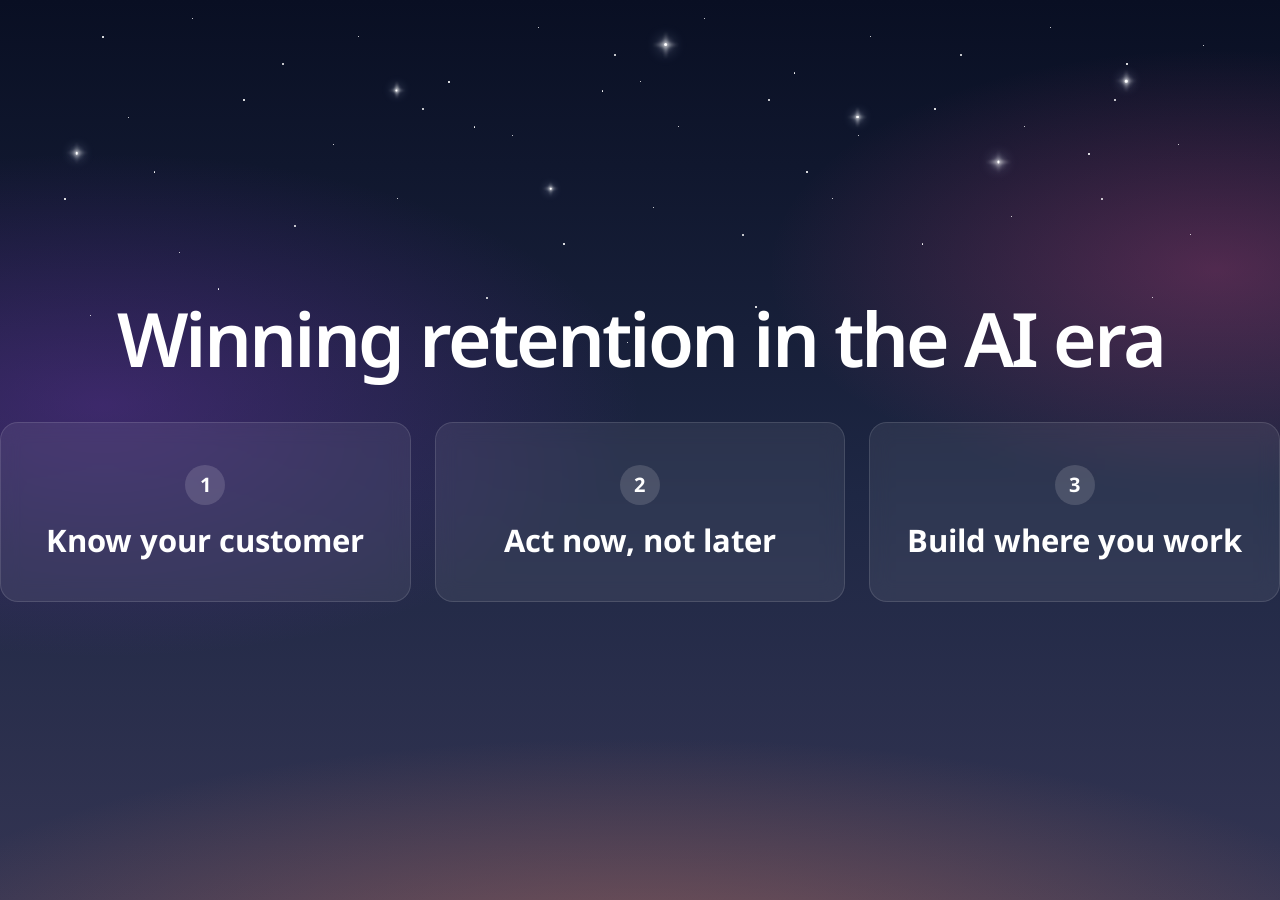
<file: index.html>
<!doctype html>
<html lang="en">
  <head>
    <meta charset="UTF-8" />
    <meta name="viewport" content="width=device-width, initial-scale=1.0" />
    <title>Gainsight x Elle AI | Pulse 2026 demo</title>
    <script type="module" crossorigin src="./assets/index-MCtvWE6y.js"></script>
    <link rel="stylesheet" crossorigin href="./assets/index-Bj9kBa35.css">
  </head>
  <body>
    <div id="root"></div>
  </body>
</html>
</file>
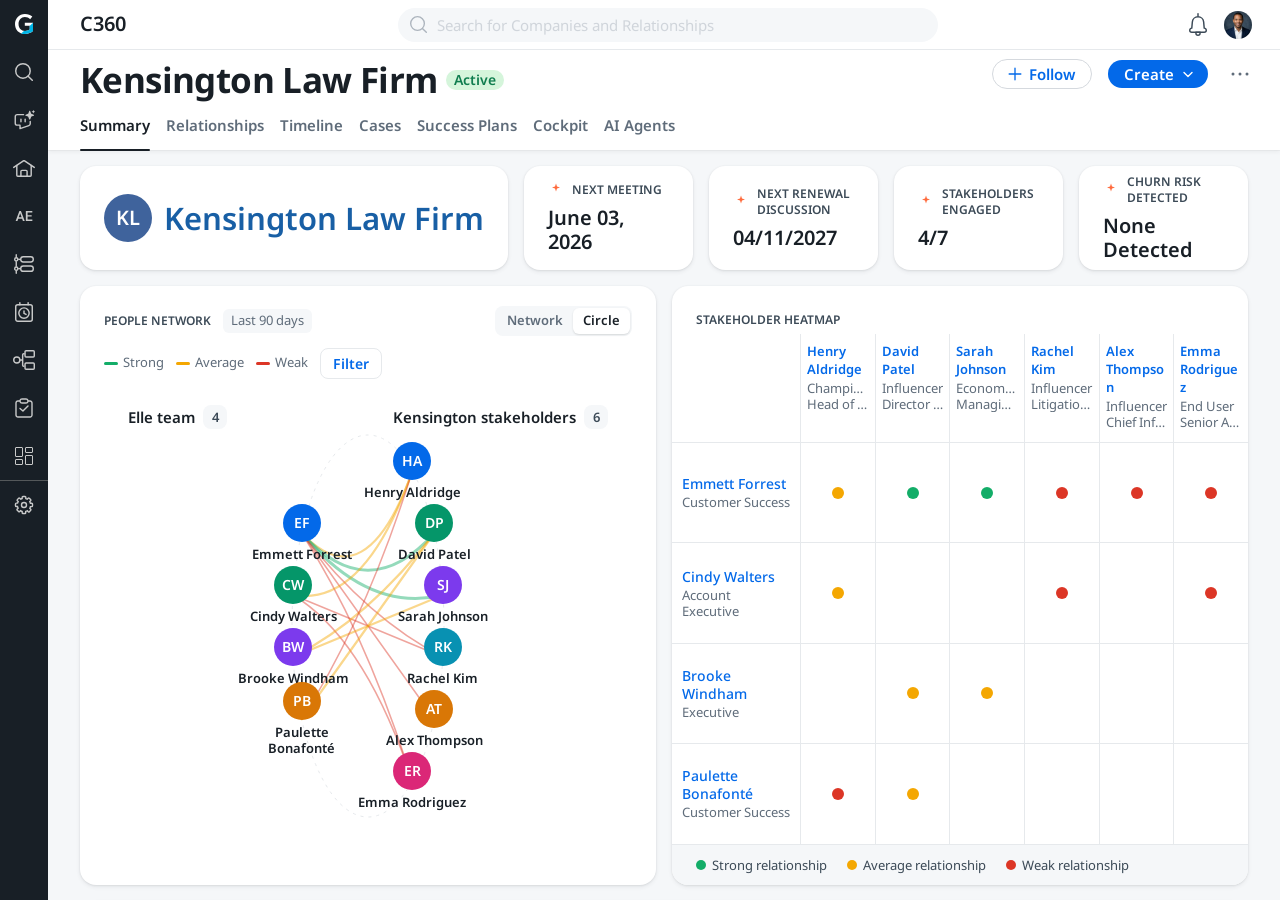
<file: a/c360/index.html>
<!doctype html>
<html lang="en">
  <head>
    <meta charset="UTF-8" />
    <link rel="icon" type="image/svg+xml" href="./favicon.svg" />
    <meta name="viewport" content="width=device-width, initial-scale=1.0" />
    <title>pulse-code</title>
  <script src="./bridge.js"></script>
  <script type="module" crossorigin src="./assets/index-BYoRGvhf.js"></script>
  <link rel="stylesheet" crossorigin href="./assets/index-DerW0pxE.css">
</head>
  <body>
    <div id="root"></div>
  </body>
</html>
</file>
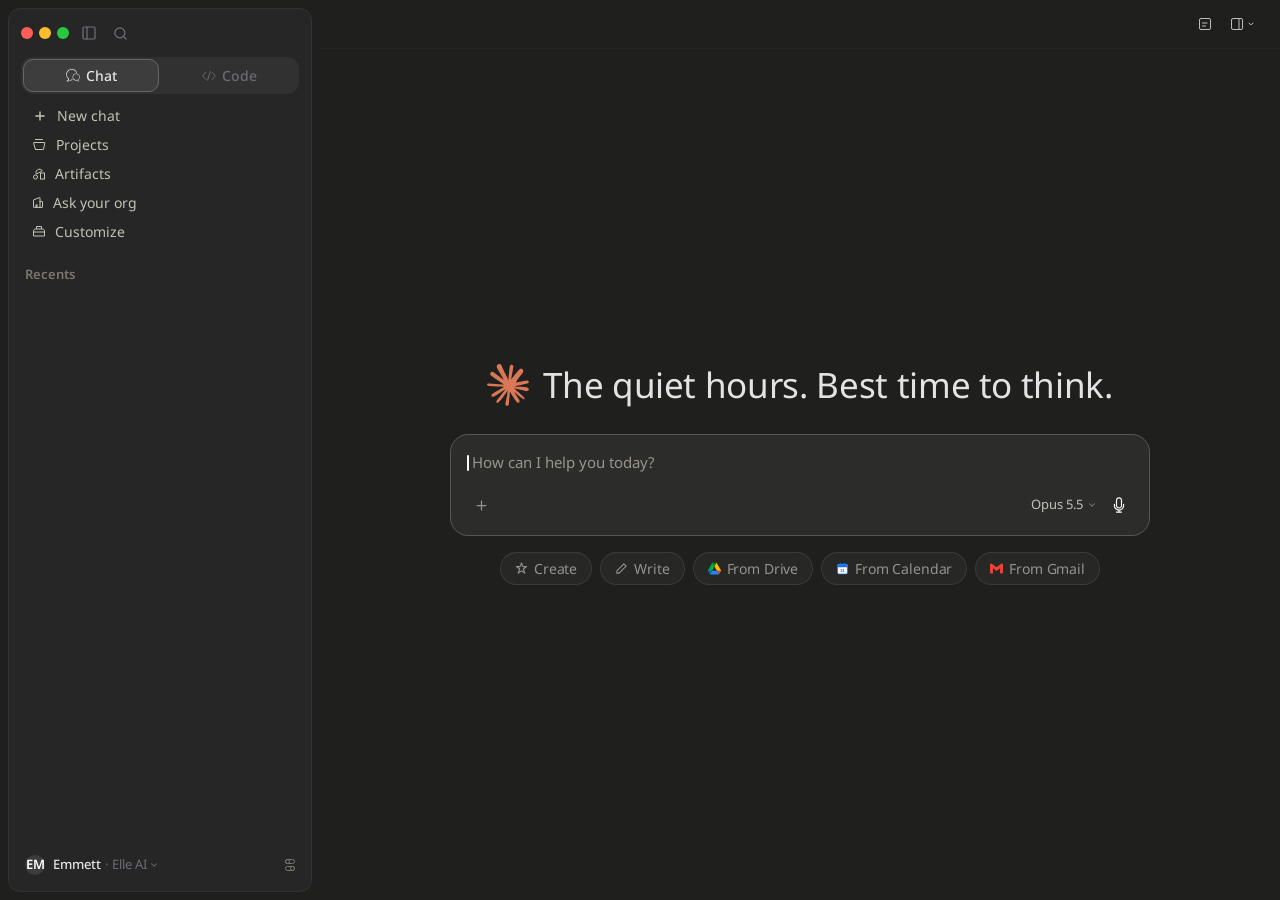
<file: a/mcp-chat/index.html>
<!doctype html>
<html lang="en" class="dark">
  <head>
    <meta charset="UTF-8" />
    <meta name="viewport" content="width=device-width, initial-scale=1.0" />
    <title>Gainsight × Claude</title>
  <script src="./bridge.js"></script>
  <script type="module" crossorigin src="./assets/index-b99c9531.js"></script>
  <link rel="stylesheet" href="./assets/index-040701c3.css">
</head>
  <body>
    <div id="root"></div>
    
  </body>
</html>
</file>
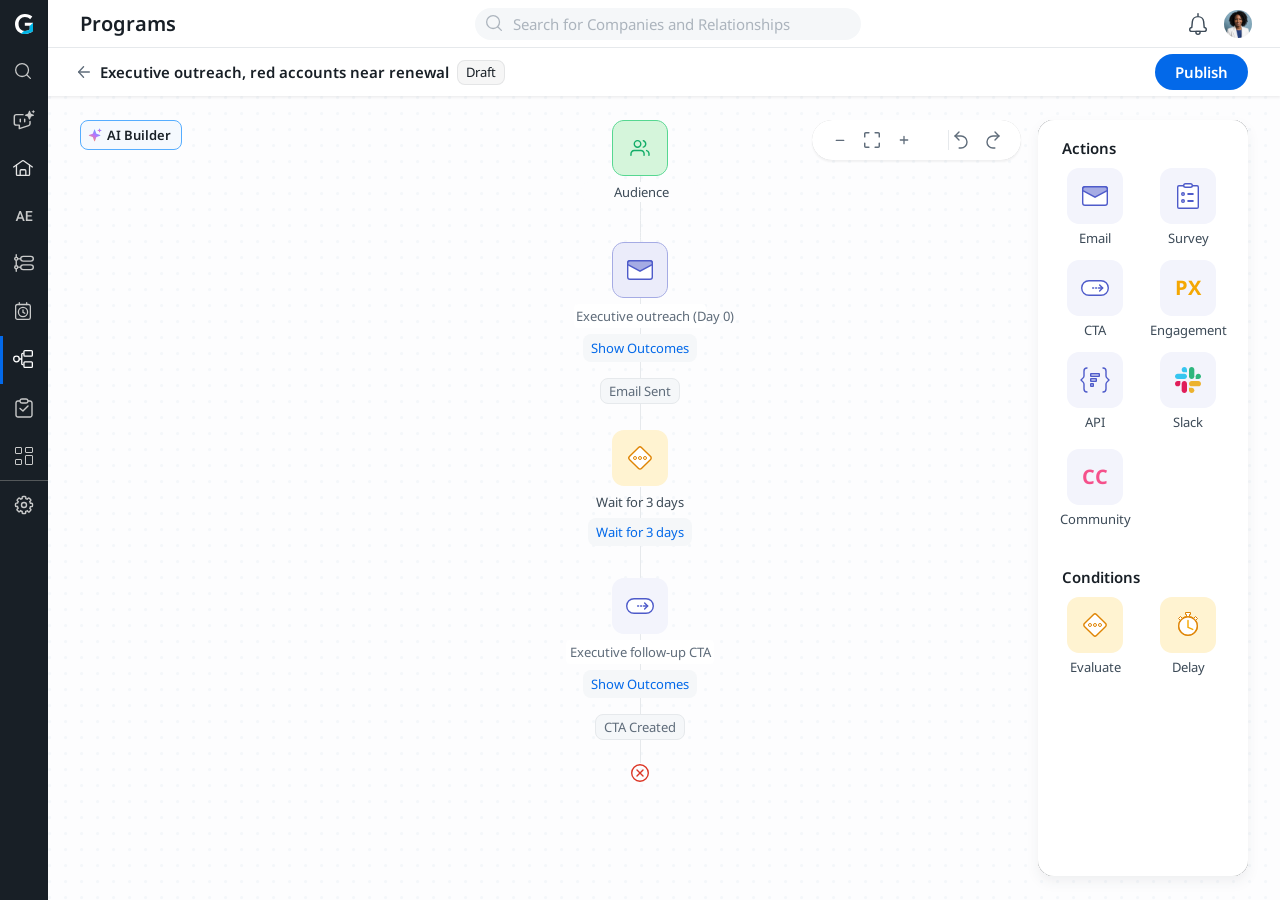
<file: a/cli/jo.html>
<!DOCTYPE html>
<html lang="en">
<head>
<meta charset="UTF-8">
<meta name="viewport" content="width=device-width, initial-scale=1.0">
<title>Journey Orchestrator: Executive outreach</title>
<link rel="stylesheet" href="./noto-sans.css">
<style>
/* Built from the Pulse-2026 Figma frame "CLI JO Output". Real pixel sizes, no scaling: the canvas fills the window, the right panel is anchored right. */
*,*::before,*::after{margin:0;padding:0;box-sizing:border-box}
html,body{width:100%;height:100%;overflow:hidden;background:#FDFDFE;font-family:'Noto Sans',sans-serif;font-variant-numeric:tabular-nums;color:#181F26}
button{font:inherit;border:0;background:none;cursor:pointer;color:inherit}
img{display:block;max-width:none}
.abs{position:absolute}
.ic{position:relative;width:24px;height:24px;flex:none}
.ic .in{position:absolute;inset:var(--i,0)}
.ic img{position:absolute;inset:var(--b,0);width:calc(100% - var(--bw,0px));height:calc(100% - var(--bh,0px))}
.ic .full{position:absolute;inset:0;width:100%;height:100%}
.app{position:absolute;inset:0;display:flex}

/* left menu */
.lmenu{width:48px;flex:none;height:100%;background:#181f26;display:flex;flex-direction:column;align-items:center}
.mi{width:48px;height:48px;flex:none;display:flex;align-items:center;justify-content:center;position:relative}
.mi.on{background:transparent}
.mi.on::before{content:'';position:absolute;left:0;top:0;width:3px;height:48px;background:#0369E9}
.mi .grid4{position:relative;width:24px;height:24px}
.mi .grid4 i{position:absolute;border:1.4px solid #C8C9C9;border-radius:1px}
.mdiv{width:48px;height:1px;background:#54585A;flex:none}

.main{flex:1;min-width:0;height:100%;position:relative;display:flex;flex-direction:column}
/* header */
.hdr{height:96px;flex:none;background:#fff;box-shadow:0 0 .5px rgba(52,56,58,.24),0 2px 2px rgba(52,56,58,.06);position:relative;z-index:3}
.hdr-top{height:48px;border-bottom:1px solid #E6E9EC;padding:4px 24px 4px 32px;display:flex;align-items:center;justify-content:space-between;gap:24px}
.hdr-title{flex:1;padding:8px 0;font-size:20px;font-weight:600;line-height:28px}
.search{flex:1;max-width:648px;background:#F5F7F9;border-radius:32px;padding:4px 8px;display:flex;align-items:center;justify-content:center}
.search .si{width:24px;height:24px;display:grid;place-items:center}
.search p{flex:1;font-size:15px;line-height:24px;color:#ACB4BD;padding-left:6px}
.hicons{flex:1;display:flex;justify-content:flex-end;align-items:center;gap:4px}
.hbtn{width:36px;height:36px;border-radius:100px;display:grid;place-items:center}
.hbtn img.av{width:28px;height:28px;border-radius:50%;object-fit:cover}
.sub{height:48px;display:flex;align-items:center;justify-content:space-between;padding:0 32px 0 24px}
.back{display:flex;align-items:center;gap:4px}
.back .t{font-size:15px;font-weight:600;line-height:24px;white-space:nowrap}
.back .row{display:flex;align-items:center;gap:8px}
.lbl{background:#F6F6F6;border:1px solid rgba(24,31,38,.08);border-radius:8px;padding:1px 8px 2px;font-size:13px;line-height:20px;transition:all .4s}
.lbl.live{background:#D5F5DB;border-color:#a8e6bb;color:#0b7a4a;font-weight:600}
.publish{height:36px;padding:6px 20px;border-radius:100px;background:#0369E9;color:#fff;font-size:15px;font-weight:600;line-height:24px;transition:background .3s}
.publish.busy{background:#6aa6f2}
.publish.done{background:#D5F5DB;color:#0b7a4a}

/* canvas */
.canvas{flex:1;min-height:0;position:relative;overflow:hidden}
.dots{inset:0;opacity:.3;background:url(assets/jo/canvas-dots.png) 0 0/16px 16px}
.aib{left:32px;top:24px;background:#F5F9FE;border:1px solid #55adff;border-radius:8px;padding:4px 10px 4px 6px;display:flex;align-items:center;gap:4px;font-size:13px;font-weight:600;line-height:20px}
.aib.pulse{animation:aibp 1.6s ease-in-out 2}
@keyframes aibp{50%{box-shadow:0 0 0 6px rgba(3,105,233,.16)}}
.aib .ai16{position:relative;width:16px;height:16px}
.aib .ai16 img{position:absolute;left:1.33px;top:1.33px;width:13.333px;height:13.333px}
.tb{right:259px;top:24px;width:209px;height:40px;background:#fff;border-radius:24px;box-shadow:0 0 .5px rgba(52,56,58,.24),0 2px 2px rgba(52,56,58,.06)}
.tb .t{position:absolute;top:8px;width:24px;height:24px}
.tb .t img{position:absolute;inset:0;width:24px;height:24px}
.tb .div{position:absolute;left:136px;top:10px;width:1px;height:20px;background:#E6E9EC}

/* right panel */
.rside{right:32px;top:24px;bottom:24px;width:210px}
.rside .bg{left:-12px;top:-6px;width:calc(100% + 24px);height:calc(100% + 24px)}
.stitle{font-size:15px;font-weight:600;line-height:24px}
.slbl{width:100px;margin-left:-50px;text-align:center;font-size:13px;line-height:20px;color:#3C4A57;white-space:nowrap}
.big{width:40px;line-height:40px;text-align:center;font-size:20px;font-weight:700}
.tile{width:56px;height:56px}

/* flow: centered on the canvas, children positioned from its center line */
.flow{left:calc(50% - 24px);top:0;width:0;height:100%}
.vline{width:1px}
.tlabel{font-size:13px;line-height:20px;color:#3C4A57;text-align:center;white-space:nowrap}
.node{position:absolute;display:flex;flex-direction:column;align-items:center;gap:16px;animation:rise .5s ease both}
.node .grp{display:flex;flex-direction:column;align-items:center;gap:6px;width:100%}
.node .nl{background:#fff;border-radius:4px;padding:2px;font-size:13px;line-height:20px;color:#5F6C7A;text-align:center;white-space:nowrap}
.node .so{background:#F5F7F9;border-radius:8px;padding:4px 8px;font-size:13px;line-height:20px;color:#0369E9;white-space:nowrap}
.node .sent{background:#F5F7F9;border:1px solid #E6E9EC;border-radius:8px;padding:2px 8px;font-size:13px;line-height:20px;color:#5F6C7A;white-space:nowrap}
.node .sent.ok{background:#D5F5DB;border-color:#a8e6bb;color:#0b7a4a}
@keyframes rise{from{opacity:0}}

/* toast + AI panel */
.toast{left:50%;top:16px;margin-left:-250px;width:500px;background:#fff;border:1px solid #a8e6bb;border-radius:16px;padding:12px 20px;display:flex;align-items:center;gap:12px;box-shadow:0 8px 28px rgba(24,31,38,.14);opacity:0;pointer-events:none;transition:opacity .4s;z-index:5;font-size:15px;line-height:24px}
.toast.show{opacity:1}
.toast i{width:24px;height:24px;border-radius:50%;background:#13AD68;color:#fff;display:grid;place-items:center;flex:none}
.toast i b{width:16px;height:16px;background:#fff;-webkit-mask:url(assets/jo/tick-16.svg) center/16px no-repeat;mask:url(assets/jo/tick-16.svg) center/16px no-repeat}
.scrim{inset:0;background:rgba(24,31,38,.22);opacity:0;pointer-events:none;transition:opacity .3s;z-index:6}
.scrim.show{opacity:1}
.ai{left:32px;top:60px;width:540px;background:#fff;border-radius:16px;padding:24px 28px;z-index:7;box-shadow:0 0 0 1.5px #8fb8f5,0 0 28px rgba(110,90,230,.28),0 14px 44px rgba(24,31,38,.22);opacity:0;transform:translateY(-10px);pointer-events:none;transition:all .35s cubic-bezier(.2,.8,.2,1)}
.ai.show{opacity:1;transform:none}
.ai h3{font-size:20px;line-height:28px;font-weight:600;display:flex;align-items:center;gap:10px}
.ai h3 i{font-style:normal;font-size:13px;line-height:20px;font-weight:600;background:#E6F0FD;color:#0256c0;border-radius:8px;padding:0 8px}
.ai .sub2{font-size:15px;line-height:24px;color:#5F6C7A;margin:6px 0 16px}
.ai-box{border:1.5px solid #55adff;border-radius:12px;padding:14px 16px;min-height:104px;font-size:15px;line-height:24px;box-shadow:0 0 0 4px rgba(85,173,255,.12)}
.caret{display:inline-block;width:1.5px;height:18px;background:#181F26;vertical-align:-4px;margin-left:1px;animation:blink .9s steps(1) infinite}
@keyframes blink{50%{opacity:0}}
.ai-uses{margin-top:16px;font-size:12px;line-height:16px;font-weight:600;color:#5F6C7A;text-transform:uppercase;letter-spacing:.05em}
.ai-chips{display:flex;flex-wrap:wrap;gap:8px;margin-top:8px}
.ai-chips span{font-size:13px;line-height:20px;border:1px solid #E6E9EC;background:#F5F7F9;border-radius:8px;padding:3px 12px}
.ai-foot{display:flex;justify-content:flex-end;margin-top:16px}
.ai-foot button{height:36px;padding:0 22px;border-radius:100px;background:#0369E9;color:#fff;font-weight:600;font-size:15px}
</style>
</head>
<body>
<div class="app">
  <nav class="lmenu">
    <div class="mi"><span class="ic"><span class="in" style="--i:8.33% 12.5%"><img class="full" src="assets/jo/nav-gainsight.svg" alt=""></span></span></div>
    <div class="mi"><span class="ic"><span class="in" style="--i:16.67%"><img src="assets/jo/nav-search.svg" alt="" style="--b:-4.37% -4.38% -4.38% -4.37%"></span></span></div>
    <div class="mi"><img src="assets/jo/nav-chat.svg" alt="" width="21.03" height="20"></div>
    <div class="mi"><span class="ic"><span class="in" style="--i:16.67% 8.33%"><img src="assets/jo/nav-home.svg" alt="" style="--b:-3% -3.5% -4.37% -3.5%"></span></span></div>
    <div class="mi"><span class="ic"><img class="full" src="assets/jo/nav-ae.svg" alt=""></span></div>
    <div class="mi"><span class="ic"><span class="in" style="--i:12.5% 8.33%"><img src="assets/jo/nav-list.svg" alt="" style="--b:-3.89% 0"></span></span></div>
    <div class="mi"><span class="ic"><span class="in" style="--i:12.5% 16.67%"><img src="assets/jo/nav-clock.svg" alt="" style="--b:-3.89% -4.38% -3.89% -4.37%"></span></span></div>
    <div class="mi on"><span class="ic"><span class="in" style="--i:12.5% 8.33%"><img src="assets/jo/nav-programs.svg" alt="" style="--b:-3.89% -3.5%"></span></span></div>
    <div class="mi"><span class="ic"><img class="full" src="assets/jo/nav-tasks.svg" alt=""></span></div>
    <div class="mi"><span class="grid4"><i style="left:3px;top:3px;width:7px;height:7px"></i><i style="left:3px;top:15px;width:7px;height:6px"></i><i style="left:13px;top:11px;width:8px;height:10px"></i><i style="left:13px;top:3px;width:8px;height:6px"></i></span></div>
    <div class="mdiv"></div>
    <div class="mi"><span class="ic"><img class="full" src="assets/jo/nav-settings.svg" alt=""></span></div>
  </nav>

  <div class="main">
    <header class="hdr">
      <div class="hdr-top">
        <div class="hdr-title">Programs</div>
        <div class="search">
          <span class="si"><span class="ic" style="width:16px;height:16px"><img src="assets/jo/search16.svg" alt="" style="--b:-4.37% -4.38% -4.38% -4.37%"></span></span>
          <p>Search for Companies and Relationships</p>
        </div>
        <div class="hicons">
          <span class="hbtn"><img src="assets/jo/bell-sp.svg" alt="" height="22"></span>
          <span class="hbtn"><img class="av" src="assets/jo/avatar-enid.jpg" alt="" width="28" height="28"></span>
        </div>
      </div>
      <div class="sub">
        <div class="back">
          <span class="ic" style="display:flex;align-items:center;justify-content:center"><span style="position:relative;width:11px;height:10px"><img src="assets/jo/arrow-left.svg" alt="" style="position:absolute;inset:-7% -6.36%;width:calc(100% + 12.7%);height:calc(100% + 14%)"></span></span>
          <div class="row"><span class="t">Executive outreach, red accounts near renewal</span><span class="lbl" id="chip">Draft</span></div>
        </div>
        <button class="publish" id="publish">Publish</button>
      </div>
    </header>

    <div class="canvas">
      <div class="abs dots"></div>
      <button class="abs aib" id="aib"><span class="ai16"><img src="assets/jo/ai-primary.svg" alt=""></span>AI Builder</button>

      <div class="abs tb">
        <span class="t" style="left:16px"><img src="assets/jo/remove.svg" alt=""></span>
        <span class="t" style="left:48px"><span style="position:absolute;inset:20.83%"><img src="assets/jo/fullscreen.svg" alt="" style="position:absolute;inset:-5%;width:110%;height:110%"></span></span>
        <span class="t" style="left:80px"><img src="assets/jo/add.svg" alt=""></span>
        <span class="div"></span>
        <span class="t" style="left:137px"><img src="assets/jo/undo.svg" alt=""></span>
        <span class="t" style="left:169px"><img src="assets/jo/redo.svg" alt=""></span>
      </div>

      <!-- right panel -->
      <div class="abs rside">
        <img class="abs bg" src="assets/jo/sidebar-bg.svg" alt="">
        <div class="abs stitle" style="left:24px;top:16px">Actions</div>
        <img class="abs tile" src="assets/jo/tile-email-side.svg" alt="" style="left:29px;top:48px"><div class="abs slbl" style="left:57px;top:108px">Email</div>
        <img class="abs tile" src="assets/jo/tile-survey.svg" alt="" style="left:122px;top:48px"><div class="abs slbl" style="left:150px;top:108px">Survey</div>
        <img class="abs tile" src="assets/jo/tile-cta.svg" alt="" style="left:29px;top:140px"><div class="abs slbl" style="left:57px;top:200px">CTA</div>
        <img class="abs tile" src="assets/jo/tile-px-bg.svg" alt="" style="left:122px;top:140px"><div class="abs big" style="left:130px;top:148px;color:#F4A702">PX</div><div class="abs slbl" style="left:150px;top:200px">Engagement</div>
        <img class="abs tile" src="assets/jo/tile-api.svg" alt="" style="left:29px;top:232px"><div class="abs slbl" style="left:57px;top:292px">API</div>
        <img class="abs tile" src="assets/jo/tile-bg.svg" alt="" style="left:122px;top:232px">
        <img class="abs" src="assets/jo/slack2.svg" alt="" style="left:137px;top:247px;width:12.2px;height:12.2px"><img class="abs" src="assets/jo/slack3.svg" alt="" style="left:150.7px;top:247px;width:12.2px;height:12.2px"><img class="abs" src="assets/jo/slack1.svg" alt="" style="left:137px;top:260.7px;width:12.2px;height:12.3px"><img class="abs" src="assets/jo/slack4.svg" alt="" style="left:150.7px;top:260.7px;width:12.2px;height:12.3px">
        <div class="abs slbl" style="left:150px;top:292px">Slack</div>
        <img class="abs tile" src="assets/jo/tile-bg.svg" alt="" style="left:29px;top:329px"><div class="abs big" style="left:37px;top:337px;color:#F5508B">CC</div><div class="abs slbl" style="left:57px;top:389px">Community</div>
        <div class="abs stitle" style="left:24px;top:445px">Conditions</div>
        <img class="abs tile" src="assets/jo/tile-evaluate.svg" alt="" style="left:29px;top:477px"><div class="abs slbl" style="left:57px;top:537px">Evaluate</div>
        <img class="abs tile" src="assets/jo/tile-delay.svg" alt="" style="left:122px;top:477px"><div class="abs slbl" style="left:150px;top:537px">Delay</div>
      </div>

      <!-- flow: connectors behind the nodes, everything positioned from the center line -->
      <div class="abs flow">
        <img class="abs vline" src="assets/jo/vec19.svg" alt="" style="left:-0.5px;top:80px;height:66px">
        <img class="abs vline" src="assets/jo/vec279.svg" alt="" style="left:-0.5px;top:202px;height:132px">
        <img class="abs vline" src="assets/jo/vec280.svg" alt="" style="left:-0.5px;top:391px;height:91px">
        <img class="abs vline" src="assets/jo/vec281.svg" alt="" style="left:-0.5px;top:538px;height:129px">

        <img class="abs" src="assets/jo/audience-label-bg.svg" alt="" style="left:-59px;top:86px;width:120px;height:20px">
        <div class="abs tlabel" style="left:-59px;top:86px;width:120px">Audience</div>
        <img class="abs tile" src="assets/jo/tile-audience.svg" alt="" style="left:-28px;top:24px">

        <div class="node" style="left:-66px;top:146px;width:132px;animation-delay:.15s">
          <div class="grp"><img src="assets/jo/tile-email.svg" alt="" width="56" height="56"><span class="nl" style="width:100%">Executive outreach (Day 0)</span><span class="so">Show Outcomes</span></div>
          <span class="sent" id="sent1">Email Sent</span>
        </div>
        <div class="node" style="left:-50px;top:334px;width:100px;gap:6px;animation-delay:.3s">
          <img src="assets/jo/tile-wait.svg" alt="" width="56" height="56">
          <span class="tlabel" style="width:100%;white-space:normal">Wait for 3 days</span>
          <span class="so">Wait for 3 days</span>
        </div>
        <div class="node" style="left:-74px;top:482px;width:148px;animation-delay:.45s">
          <div class="grp"><img src="assets/jo/tile-cta.svg" alt="" width="56" height="56"><span class="nl" style="width:100%">Executive follow-up CTA</span><span class="so">Show Outcomes</span></div>
          <span class="sent" id="sent2">CTA Created</span>
        </div>
        <span class="abs ic" style="left:-12px;top:665px"><img class="full" src="assets/jo/end-x.svg" alt="" style="inset:3px;width:18px;height:18px"></span>
      </div>

      <div class="abs toast" id="toast"><i><b></b></i><span>Published. Executive outreach starts when an account turns red near renewal.</span></div>
      <div class="abs scrim" id="scrim"></div>
      <div class="abs ai" id="ai">
        <h3>Build with AI <i>Beta</i></h3>
        <p class="sub2">Describe the journey. Gainsight drafts it using your own programs and email templates.</p>
        <div class="ai-box"><span id="ai-text"></span><span class="caret"></span></div>
        <div class="ai-uses">Drafts from your</div>
        <div class="ai-chips"><span>Renewal reminder, 120 / 90 / 60</span><span>Executive sponsor email template</span><span>Onboarding, new customers</span></div>
        <div class="ai-foot"><button>Draft journey</button></div>
      </div>
    </div>
  </div>
</div>

<script>
// The terminal page drives this screen: 'publish', then 'ai'
var TYPE_MS = 30; // same per-character delay as the terminal prompts
var AI_TEXT = "When an account turns red within 120 days of renewal, email the executive sponsor, wait three days, then create a follow-up CTA for the CSM.";
function publish() {
  var b = document.getElementById('publish'), chip = document.getElementById('chip');
  b.classList.add('busy'); b.textContent = 'Publishing...';
  setTimeout(function () {
    b.classList.remove('busy'); b.classList.add('done'); b.textContent = 'Published';
    chip.textContent = 'Active'; chip.classList.add('live');
    document.getElementById('sent1').classList.add('ok'); document.getElementById('sent2').classList.add('ok');
    document.getElementById('toast').classList.add('show');
    setTimeout(function () { document.getElementById('toast').classList.remove('show'); document.getElementById('aib').classList.add('pulse'); }, 2600);
  }, 900);
}
function openAi() {
  document.getElementById('scrim').classList.add('show');
  document.getElementById('ai').classList.add('show');
  var t = document.getElementById('ai-text'), i = 0;
  (function step() { if (i > AI_TEXT.length) return; t.textContent = AI_TEXT.slice(0, i++); setTimeout(step, TYPE_MS); })();
}
document.getElementById('publish').addEventListener('click', publish);
document.getElementById('aib').addEventListener('click', openAi);
// This page lives in an iframe, so once it has focus (after a click) the terminal page would stop seeing the presenter keys; hand them back
addEventListener('keydown', function (e) {
  if (window.parent === window || e.metaKey || e.ctrlKey) return;
  if (['Enter', 'ArrowRight', 'ArrowLeft', 'PageDown', 'PageUp', '[', ']', 'r', 'R', 'n', 'm', 'Escape'].indexOf(e.key) < 0) return;
  e.preventDefault();
  parent.document.dispatchEvent(new KeyboardEvent('keydown', { key: e.key, altKey: e.altKey, shiftKey: e.shiftKey, bubbles: true, cancelable: true }));
});
addEventListener('message', function (e) { if (e.data && e.data.joStep === 'publish') publish(); if (e.data && e.data.joStep === 'ai') openAi(); });
</script>
</body>
</html>
</file>
<file: assets/index-Bj9kBa35.css>
@font-face{font-family:Noto Sans;font-style:normal;font-weight:100;font-display:block;src:url([data-uri])format("woff2")}@font-face{font-family:Noto Sans;font-style:normal;font-weight:200;font-display:block;src:url([data-uri])format("woff2")}@font-face{font-family:Noto Sans;font-style:normal;font-weight:300;font-display:block;src:url([data-uri])format("woff2")}@font-face{font-family:Noto Sans;font-style:normal;font-weight:400;font-display:block;src:url([data-uri])format("woff2")}@font-face{font-family:Noto Sans;font-style:normal;font-weight:500;font-display:block;src:url([data-uri])format("woff2")}@font-face{font-family:Noto Sans;font-style:normal;font-weight:600;font-display:block;src:url([data-uri])format("woff2")}@font-face{font-family:Noto Sans;font-style:normal;font-weight:700;font-display:block;src:url([data-uri])format("woff2")}@font-face{font-family:Noto Sans;font-style:normal;font-weight:800;font-display:block;src:url([data-uri])format("woff2")}@font-face{font-family:Noto Sans;font-style:normal;font-weight:900;font-display:block;src:url([data-uri])format("woff2")}html,body,button,input,textarea,select{font-family:Noto Sans,sans-serif}body{font-variant-numeric:tabular-nums;-webkit-font-smoothing:antialiased}:root{--bg1:#090f23;--bg2:#1e2744;--bg3:#343553;--ink:#fff;--ink2:#ffffffad;--ink3:#ffffff6b;--line:#ffffff1f;--direct:#3ecf8e;--reskin:#5b9cff;--extend:#f5b942;--new:#ff6b9a;font-family:Noto Sans,sans-serif}*{box-sizing:border-box}html,body,#root{height:100%;margin:0}body{background:var(--bg1);color:var(--ink);overflow:hidden}button{font:inherit;color:inherit;cursor:pointer}.app{background:linear-gradient(180deg, var(--bg1) 0%, var(--bg2) 55%, var(--bg3) 100%);grid-template-rows:1fr;height:100%;display:grid;position:relative}.app:before{content:"";pointer-events:none;background:radial-gradient(60% 40% at 8% 45%,#7d34be59,#0000 70%),radial-gradient(50% 35% at 95% 30%,#dc4b8c4d,#0000 70%),radial-gradient(90% 40% at 50% 110%,#be735f8c,#0000 70%);position:absolute;inset:0}.topbar,.bottombar{z-index:3;border-color:var(--line);align-items:center;gap:10px;padding:0 14px;display:flex;position:relative}.topbar{border-bottom:1px solid var(--line)}.bottombar{border-top:1px solid var(--line);justify-content:center;gap:14px}.brand{font-size:14px;font-weight:600}.brand span{color:var(--ink3);margin-left:8px;font-weight:400}.act{color:var(--ink2);background:#ffffff17;border-radius:99px;padding:3px 10px;font-size:13px}.spacer{flex:1}.icon-btn{border:1px solid var(--line);color:var(--ink2);background:#ffffff12;border-radius:8px;padding:5px 11px;font-size:12px;text-decoration:none}.icon-btn:hover,.icon-btn.on{color:var(--ink);background:#ffffff29}.nav-btn{border:1px solid var(--line);background:#ffffff14;border-radius:9px;padding:8px 20px;font-weight:500}.nav-btn.primary{color:#14161a;background:#fff;border-color:#fff}.nav-btn:disabled{opacity:.3;cursor:default}.count{color:var(--ink3);text-align:center;font-variant-numeric:tabular-nums;min-width:54px;font-size:13px}.dots{align-items:center;gap:14px;display:flex}.dot-group{gap:4px;display:flex}.dot{opacity:.45;border:0;border-radius:50%;width:9px;height:9px;padding:0}.dot.cur{opacity:1;transform:scale(1.5)}.reuse-direct{background:var(--direct)}.reuse-reskin{background:var(--reskin)}.reuse-extend{background:var(--extend)}.reuse-new{background:var(--new)}.stage{z-index:1;min-height:0;padding:0;position:relative}.embed{background:#fff;position:absolute;inset:0;overflow:hidden}.embed iframe{border:0;width:100%;height:100%;display:block}code{font-variant-numeric:tabular-nums;font-family:Noto Sans,sans-serif}.slide{text-align:center;flex-direction:column;justify-content:center;align-items:center;gap:22px;height:100%;padding:0 6vw;display:flex}.logo-lockup{filter:invert();opacity:.9;height:34px}.slide h1{letter-spacing:-.04em;margin:0;font-size:84px;font-weight:600;line-height:1.04}.reveal{animation:.56s cubic-bezier(.16,1,.3,1) both reveal}@keyframes reveal{0%{opacity:0;filter:blur(6px);transform:translateY(14px)}to{opacity:1;filter:none;transform:none}}.cards3,.cols1,.cols2,.cols3{gap:18px;width:min(1100px,92%);display:grid}.cards3,.cols3{grid-template-columns:repeat(3,1fr)}.cols2{grid-template-columns:repeat(2,1fr)}.cols1{grid-template-columns:minmax(0,420px);justify-content:center}.glass{text-align:left;border:1px solid var(--line);-webkit-backdrop-filter:blur(10px);backdrop-filter:blur(10px);background:#ffffff12;border-radius:18px;padding:22px;animation:.56s cubic-bezier(.16,1,.3,1) both reveal}.glass h3{margin:10px 0 8px;font-size:20px}.glass p{color:var(--ink2);margin:0;line-height:1.5}.num{background:#ffffff24;border-radius:50%;place-items:center;width:30px;height:30px;font-weight:600;display:grid}.glass ul{color:var(--ink2);margin:12px 0 0;padding-left:18px;line-height:1.7}.tone{letter-spacing:.05em;text-transform:uppercase;border-radius:99px;padding:3px 10px;font-size:12px;font-weight:600;display:inline-block}.tone-now{color:#6ee7b0;background:#3ecf8e2e}.tone-beta{color:#fbd479;background:#f5b9422e}.tone-soon{color:var(--ink2);background:#ffffff1f}.footnote{max-width:760px;color:var(--ink2);margin:0;font-size:20px;line-height:1.5}.persona .avatar{object-fit:cover;border-radius:50%;place-items:center;font-size:72px;font-weight:600;display:grid;box-shadow:0 0 0 6px #ffffff24,0 8px 40px #0006}.role{color:var(--ink2);margin-top:-8px;font-size:20px}.line{max-width:640px;color:var(--ink2);margin:0;font-size:20px;line-height:1.5}.chip{background:#ffffff1a;border-radius:99px;padding:4px 12px;font-size:13px;display:inline-block}.strip{color:var(--ink3);letter-spacing:.04em;border:1px dashed #ffffff59;border-radius:12px;padding:14px 28px;font-size:13px}.avatar-note{color:var(--ink3);font-size:13px;position:absolute;bottom:14px}.placeholder{place-items:center;height:100%;display:grid}.ph-card{background:#ffffff0d;border:2px dashed #ff6b9a8c;border-radius:20px;width:min(980px,94%);padding:34px 38px}.ph-tag{letter-spacing:.14em;color:var(--new);border:1px solid var(--new);border-radius:99px;padding:3px 10px;font-size:12px;font-weight:700;display:inline-block}.ph-card h2{letter-spacing:-.02em;margin:14px 0 8px;font-size:34px}.ph-visual{color:var(--ink2);margin:0 0 20px;font-size:15px;line-height:1.6}.ph-cols{grid-template-columns:1.6fr 1fr;gap:28px;display:grid}.ph-cols h4{letter-spacing:.1em;text-transform:uppercase;color:var(--ink3);margin:0 0 8px;font-size:12px}.ph-cols ul{color:var(--ink2);margin:0;padding-left:18px;line-height:1.6}.ph-cols p{color:var(--ink2);margin:0;line-height:1.5}.rail{z-index:20;background:#0508148c;position:absolute;inset:0}.rail-in{border-right:1px solid var(--line);background:#0d1329;width:360px;height:100%;padding:16px;overflow:auto}.rail h5,.notes h5{letter-spacing:.12em;text-transform:uppercase;color:var(--ink3);margin:14px 0 6px;font-size:12px}.rail button{text-align:left;width:100%;color:var(--ink2);background:0 0;border:0;border-radius:8px;align-items:center;gap:8px;padding:7px 8px;font-size:13px;display:flex}.rail button:hover,.rail button.cur{color:var(--ink);background:#ffffff1a}.pip{border-radius:50%;flex-shrink:0;width:8px;height:8px}.keys{color:var(--ink3);margin:18px 4px 0;font-size:13px;line-height:1.6}.notes{z-index:15;border-left:1px solid var(--line);background:#0d1329f5;width:340px;padding:6px 18px 18px;position:absolute;top:0;bottom:0;right:0;overflow:auto}.notes h3{margin:4px 0 10px;font-size:20px}.notes ul{color:var(--ink2);padding-left:18px;font-size:14px;line-height:1.65}.tools{align-items:center;gap:28px;margin-bottom:8px;display:flex}.tool-tile{opacity:0;background:#fff;border-radius:28px;place-items:center;width:132px;height:132px;animation:.7s cubic-bezier(.2,.8,.2,1) both toolIn;display:grid;box-shadow:0 10px 40px #00000059}.tool-tile img{object-fit:contain;width:76px;height:76px}.tool-tile.gs{box-shadow:0 0 0 4px #55adff80,0 0 60px #55adff8c,0 10px 40px #00000059}.tool-plus{color:var(--ink3);opacity:0;font-size:40px;font-weight:300;animation:.5s .5s both toolIn}.tool-plus.gs{animation-delay:.9s}@keyframes toolIn{0%{opacity:0;transform:translateY(18px)scale(.94)}to{opacity:1;transform:none}}.layer{opacity:0;transition:opacity .18s;position:absolute;inset:0}.layer.in{opacity:1}.layer.top{z-index:2}.layer.top.in{transition:opacity .32s .16s}.layer.gone{opacity:0}.pair{align-items:center;gap:44px;display:flex}.pair-elle{filter:invert();opacity:0;height:84px;animation:.7s cubic-bezier(.2,.8,.2,1) .15s both toolIn}.pair-plus{color:var(--ink3);opacity:0;font-size:44px;font-weight:300;animation:.5s .55s both toolIn}.pair-cust{opacity:0;text-align:left;align-items:center;gap:18px;animation:.7s cubic-bezier(.2,.8,.2,1) .8s both toolIn;display:flex}.pair-logo{border-radius:26px;width:104px;height:104px;box-shadow:0 10px 40px #00000059}.pair-badge{color:#fff;background:#1f3a5f;border:1px solid #ffffff38;border-radius:24px;place-items:center;width:92px;height:92px;font-size:38px;font-weight:600;display:grid;box-shadow:0 10px 40px #00000059}.pair-cust b{letter-spacing:-.02em;max-width:200px;font-size:32px;font-weight:600;line-height:1.12}.pair-caption{color:var(--ink2);opacity:0;margin:8px 0 0;font-size:20px;animation:.6s 1.3s both toolIn}.persona-pair{align-items:center;gap:56px;display:flex}.pair-elle.big{opacity:1;height:150px;animation:none}.tools.big{gap:44px}.tools.big .tool-tile{border-radius:44px;width:220px;height:220px}.tools.big .tool-tile img{width:128px;height:128px}.tools.big .tool-plus{font-size:64px}.cols3.status,.cols2.status{gap:26px;width:min(1500px,96%)}.status .glass{padding:32px}.status .tone{white-space:nowrap;padding:6px 20px;font-size:20px}.status .glass ul{color:var(--ink);margin-top:20px;padding-left:1.2em;font-size:20px;line-height:1.5}.status .glass li{margin-bottom:12px}.slide.pillars{gap:45px}.slide.pillars h1{font-size:75px}.slide.pillars .cards3{gap:24px;width:1180px}.cards3.heads-only .glass{text-align:center;flex-direction:column;justify-content:center;align-items:center;gap:14px;min-height:180px;padding:28px 24px;display:flex}.cards3.heads-only .glass .num{margin:0}.cards3.heads-only .glass h3{margin:0;font-size:36px;line-height:1.15}.slide.pillars .footnote.one-line{white-space:nowrap;text-align:center;width:1180px;max-width:none;font-size:22px}.slide.pillars .cards3{width:1280px}.cards3.heads-only .glass{gap:18px;padding:30px 18px}.cards3.heads-only .glass .num{place-items:center;width:40px;height:40px;font-size:20px;font-weight:700;line-height:1;display:grid}.cards3.heads-only .glass h3{white-space:nowrap;font-size:31px}.slide.pillars .footnote.one-line{animation:.7s cubic-bezier(.16,1,.3,1) both reveal}.jump{z-index:12;opacity:.55;background:#090f2359;border-radius:99px;align-items:center;gap:0;padding:0 6px;transition:opacity .2s,background .2s;display:flex;position:absolute;bottom:3px;left:50%;transform:translate(-50%)}.jump:hover{opacity:1;background:#090f23b3}.jump button{background:0 0;border:0;place-items:center;width:14px;height:14px;padding:0;display:grid;position:relative}.jump button:before{content:"";background:#ffffff73;border-radius:50%;width:7px;height:7px;transition:transform .15s,background .15s}.jump button:hover:before{background:#fff;transform:scale(1.35)}.jump button.on:before{background:#fff;transform:scale(1.5)}.jump-tip{white-space:nowrap;border:1px solid var(--line);color:var(--ink);pointer-events:none;opacity:0;background:#090f23eb;border-radius:6px;padding:4px 10px;font-size:13px;transition:opacity .12s;position:absolute;bottom:20px;left:50%;transform:translate(-50%)}.jump button:hover .jump-tip{opacity:1}
</file>
<file: a/mcp-chat/assets/index-040701c3.css>
.xform{position:relative}.xform-stack{display:grid}.xform-old,.xform-grow{grid-area:1 / 1;min-width:0}.xform-old{position:relative;overflow:hidden;align-self:start;animation:xfOld 1.5s ease forwards}.xform-grow{display:grid;grid-template-rows:0fr;transition:grid-template-rows 1s cubic-bezier(.2,.8,.2,1) .7s}.xform-grow.on{grid-template-rows:1fr}.xform-new{min-height:0;overflow:hidden;animation:xfNew 1.1s cubic-bezier(.2,.8,.2,1) .85s both}.xform-sweep{position:absolute;top:0;right:0;bottom:0;left:0;pointer-events:none;background:linear-gradient(100deg,transparent 30%,rgba(255,255,255,.16) 50%,transparent 70%);transform:translate(-100%);animation:xfSweep .9s ease-in-out .15s forwards}.xform-halo{position:absolute;top:-10px;right:-10px;bottom:-10px;left:-10px;border-radius:22px;pointer-events:none;opacity:0;animation:xfGlow 2.1s ease-out both}@keyframes xfOld{0%,40%{opacity:1;filter:none;transform:none}to{opacity:0;filter:blur(10px);transform:scale(.985)}}@keyframes xfNew{0%{opacity:0;transform:translateY(18px) scale(.985);filter:blur(8px)}to{opacity:1;transform:none;filter:none}}@keyframes xfSweep{to{transform:translate(100%)}}@keyframes xfGlow{0%{opacity:0;box-shadow:0 0 0 1px #ffffff1a,0 0 #a762ff00}30%{opacity:1;box-shadow:0 0 0 1px #ffffff47,0 0 50px 8px #a762ff80,0 0 110px 26px #ff6b9a4d}to{opacity:0;box-shadow:0 0 0 1px #ffffff0d,0 0 140px 40px #ff965a00}}.wd{--wd-surface: #262624;--wd-inset: #2e2e2b;--wd-border: rgba(255, 255, 255, .16);--wd-text: #f4f3ee;--wd-text2: #b9b7ab;--wd-accent: #7db1ff;--wd-accent-bg: rgba(94, 150, 255, .16);color:var(--wd-text);font-size:15px;line-height:1.5}.wd-sr{position:absolute;width:1px;height:1px;overflow:hidden;clip:rect(0 0 0 0);white-space:nowrap;margin:0}.wd button{font:inherit;color:inherit;background:none;border:0;padding:0;text-align:left;cursor:pointer}.wd-header{display:flex;gap:12px;align-items:center;margin:4px 0 14px}.wd-header-icon{width:38px;height:38px;border-radius:10px;background:var(--wd-accent-bg);color:var(--wd-accent);display:grid;place-items:center}.wd-title{font-size:15px;font-weight:500}.wd-subtitle{font-size:14px;color:var(--wd-text2)}.wd-kpis{display:grid;grid-template-columns:repeat(4,1fr);gap:10px;margin-bottom:16px}.wd-kpi{background:var(--wd-surface);border:1px solid var(--wd-border);border-radius:12px;padding:12px 14px;animation:wdIn .5s both;animation-delay:calc(1.1s + var(--i) * 70ms)}.wd-kpi-label{font-size:14px;color:var(--wd-text2);margin-bottom:4px}.wd-kpi-value{font-size:31px;font-weight:500;line-height:1.15}.wd-kpi-sub{font-size:13px;color:var(--wd-text2)}.wd-board{display:flex;flex-direction:column;gap:12px}.wd-day{display:grid;grid-template-columns:52px 1fr;gap:12px;align-items:start}.wd-day-label{padding-top:10px}.wd-day-name{font-size:15px;font-weight:500}.wd-day-count{font-size:13px;color:var(--wd-text2)}.wd-day-cards{display:grid;grid-template-columns:repeat(auto-fit,minmax(300px,1fr));gap:10px;align-items:start}.wd-card{background:var(--wd-surface);border:1px solid var(--wd-border);border-radius:12px;padding:12px 14px;transition:border-color .15s,background .15s;animation:wdIn .5s both;animation-delay:calc(1.3s + var(--i) * 90ms)}.wd-card:hover{border-color:#ffffff57;background:#2a2a28}.wd-card.is-open{border-color:#7db1ff8c}.wd-card-head{display:flex;width:100%;gap:10px;align-items:center}.wd-logo{width:34px;height:34px;border-radius:50%;display:grid;place-items:center;font-size:13px;font-weight:500;color:#fff;flex:0 0 auto}.wd-card-main{flex:1;min-width:0;display:flex;flex-direction:column}.wd-card-top{display:flex;gap:8px;align-items:baseline}.wd-time{font-size:13px;color:var(--wd-text2);white-space:nowrap}.wd-account{font-size:15px;font-weight:500;white-space:nowrap;overflow:hidden;text-overflow:ellipsis}.wd-card-sub{font-size:14px;color:var(--wd-text2);display:flex;flex-wrap:wrap;gap:6px;align-items:center}.wd-tag{display:inline-flex;align-items:center;gap:4px;font-size:13px;padding:1px 8px;border-radius:6px;background:var(--wd-accent-bg);color:var(--wd-accent)}.wd-tag.warn{background:rgba(232,131,58,.18);color:#f0a066}.wd-card-side{display:flex;align-items:center;gap:6px;flex:0 0 auto}.wd-chev{color:var(--wd-text2);display:grid;transition:transform .2s}.wd-chev.up{transform:rotate(180deg)}.wd-health{display:inline-flex;align-items:center;gap:6px;padding:3px 10px;border-radius:10px;font-size:14px;font-weight:500;color:var(--wd-text)}.wd-dot{width:9px;height:9px;border-radius:50%;display:inline-block;flex:0 0 auto}.wd-detail{margin-top:12px;padding-top:12px;border-top:1px solid var(--wd-border);animation:wdIn .25s both}.wd-meta{display:flex;gap:18px;font-size:14px;color:var(--wd-text2);margin-bottom:8px}.wd-meta b{color:var(--wd-text);font-weight:500}.wd-who{margin:0 0 8px;font-size:14px;color:var(--wd-text);background:var(--wd-inset);border-radius:8px;padding:8px 10px}.wd-detail h5{margin:10px 0 4px;font-size:13px;font-weight:500;color:var(--wd-text2)}.wd-detail ul{margin:0;padding-left:18px;list-style:disc;font-size:14px;line-height:1.6}.wd-last li.done{color:var(--wd-text2)}.wd-empty{grid-column:1 / -1;border:1px dashed var(--wd-border);border-radius:12px;padding:12px 16px;color:var(--wd-text2);font-size:14px;animation:wdIn .5s both;animation-delay:calc(1.3s + var(--i) * 90ms)}.wd-legend{display:flex;flex-wrap:wrap;gap:12px;align-items:center;margin-top:14px;font-size:13px;color:var(--wd-text2)}.wd-leg{display:inline-flex;align-items:center;gap:5px}.wd-legend-note{margin-left:auto}@keyframes wdIn{0%{opacity:0;transform:translateY(8px)}to{opacity:1;transform:none}}@media (max-width: 640px){.wd-kpis{grid-template-columns:repeat(2,1fr)}.wd-day{grid-template-columns:1fr}}.wd .wd-cta,.wd .wd-ready{display:inline-flex;align-items:center;gap:6px;font-size:13px;font-weight:500;line-height:18px;white-space:nowrap;padding:5px 12px;border-radius:8px;cursor:pointer;transition:background .15s ease,border-color .15s ease}.wd .wd-cta{color:var(--wd-text2);background:rgba(255,255,255,.04);border:1px solid rgba(255,255,255,.16)}.wd .wd-cta:hover{background:rgba(255,255,255,.09);border-color:#ffffff47;color:#f4f3ee}.wd .wd-ready{color:#8fd8ae;background:rgba(111,210,154,.07);border:1px solid rgba(111,210,154,.3)}.wd .wd-ready:hover{background:rgba(111,210,154,.15);border-color:#6fd29a80}.wd .wd-ready svg,.wd .wd-cta svg{flex:0 0 auto}.wd-card-foot{display:flex;flex-direction:column;align-items:flex-start;gap:10px;margin-top:12px}.wd-products{display:flex;flex-wrap:wrap;gap:6px;min-width:0}.wd-prod{white-space:nowrap;font-size:13px;line-height:18px;padding:1px 8px;border-radius:6px;background:rgba(255,255,255,.06);color:var(--wd-text2);border:0}.wd-actions{display:flex;flex-wrap:wrap;align-items:center;gap:8px}.wd-day-cards{grid-template-columns:1fr;gap:16px}.wd-day{margin-bottom:8px}.wd-card{padding:18px 20px}.wd-card-head{gap:14px}.wd-card-side{gap:10px}.wd-card-foot{margin-top:18px;gap:14px}.wd-products{gap:8px}.wd-actions{gap:10px}.wd-board{gap:22px}.wd-card-foot,.wd-detail{padding-left:48px}.wd-card-top{flex-direction:column;align-items:flex-start;gap:1px}.wd-time{font-size:13px}.cf{--cf-surface: #262624;--cf-inset: #2e2e2b;--cf-border: rgba(255, 255, 255, .16);--cf-text: #f4f3ee;--cf-text2: #b9b7ab;--cf-accent: #7db1ff;--cf-accent-bg: rgba(94, 150, 255, .16);margin:12px 0;background:var(--cf-surface);border:1px solid var(--cf-border);border-radius:12px;color:var(--cf-text);font-size:15px;line-height:1.5;animation:cfIn .45s cubic-bezier(.2,.8,.2,1) both}.cf button{font:inherit;cursor:pointer}.cf-head{display:flex;align-items:center;gap:12px;padding:14px 16px}.cf-icon{width:34px;height:34px;border-radius:9px;background:var(--cf-accent-bg);color:var(--cf-accent);display:grid;place-items:center;flex:0 0 auto}.cf-head-text{flex:1;min-width:0}.cf-title{font-size:15px;font-weight:500}.cf-sub{font-size:14px;color:var(--cf-text2)}.cf-state{font-size:13px;padding:3px 10px;border-radius:99px;background:rgba(245,167,2,.16);color:#f6c25b;white-space:nowrap}.cf-state.ok{background:rgba(19,173,104,.18);color:#6fd29a}.cf-body{padding:0 16px 16px}.cf-name{font-size:15px;font-weight:500;margin-bottom:6px}.cf-desc{margin:0 0 12px;color:var(--cf-text2);font-size:14px}.cf-grid{display:grid;grid-template-columns:repeat(3,minmax(0,1fr));gap:10px 14px;background:var(--cf-inset);border-radius:10px;padding:12px}.cf-grid div{display:flex;flex-direction:column;gap:3px;align-items:flex-start;font-size:14px}.cf-grid span{font-size:13px;color:var(--cf-text2)}.cf-grid b{font-weight:500}.cf h5{margin:14px 0 6px;font-size:13px;font-weight:500;color:var(--cf-text2)}.cf-tasks{list-style:none;margin:0;padding:0;display:flex;flex-direction:column;gap:6px;font-size:14px}.cf-tasks li{display:flex;gap:8px;align-items:center;background:var(--cf-inset);border-radius:8px;padding:7px 10px}.cf-tasks li span{font-size:13px;padding:1px 8px;border-radius:6px;background:rgba(255,255,255,.1);color:var(--cf-text2)}.cf-email{margin-top:14px;border:1px solid var(--cf-border);border-radius:10px;padding:12px}.cf-email-head{display:flex;align-items:center;gap:8px;font-size:14px;font-weight:500;margin-bottom:6px}.cf-email-subject{font-size:14px;color:var(--cf-text2);margin-bottom:6px}.cf-email pre{margin:0;white-space:pre-wrap;font:inherit;font-size:14px;color:var(--cf-text);display:-webkit-box;-webkit-line-clamp:3;-webkit-box-orient:vertical;overflow:hidden}.cf-actions{display:flex;gap:8px;margin-top:14px}.cf-btn{padding:7px 16px;border-radius:9px;border:1px solid var(--cf-border);background:transparent;color:var(--cf-text);font-size:14px;font-weight:500}.cf-btn.primary{background:#f9f9f7;color:#1c1c1f;border-color:#f9f9f7}.cf-btn:hover{filter:brightness(.92)}.cf-approval.is-approved .cf-name{margin-bottom:0}.cf-approval.is-approved{opacity:.85}.cf .cf-chip,.cf-gs .cf-chip{display:inline-block;font-size:13px;font-weight:500;padding:2px 10px;border-radius:8px;color:#181f26}.cf-chip-danger{background:#fddfdc}.cf-chip-accent{background:#e6e0f8}.cf-chip-ok{background:#d5f5db}.cf-result{display:flex;flex-direction:column;gap:12px;margin:12px 0}.cf-gs{background:#fff;color:#181f26;border-radius:14px;border:1px solid #e6e9ec;overflow:hidden;font-family:Noto Sans,sans-serif;animation:cfIn .6s cubic-bezier(.2,.8,.2,1) both,cfGlow 2.2s ease-out .3s both}.cf-gs-bar{display:flex;align-items:center;gap:10px;padding:10px 16px;border-bottom:1px solid #e6e9ec;background:#f5f7f9}.cf-gs-bar img{height:20px}.cf-gs-app{font-weight:600;font-size:15px}.cf-gs-company{font-size:14px;color:#5f6c7a;flex:1}.cf-new{font-size:13px;font-weight:600;color:#0f7d4e;background:#d5f5db;padding:2px 10px;border-radius:99px}.cf-gs-cta{padding:14px 16px}.cf-gs-row{display:flex;justify-content:space-between;gap:12px;align-items:flex-start}.cf-gs-title{font-size:15px;font-weight:600}.cf-gs-meta{font-size:13px;color:#5f6c7a;margin-top:2px}.cf-gs-chips{display:flex;gap:6px;flex-wrap:wrap;justify-content:flex-end}.cf-gs-tasks{margin-top:12px;display:flex;flex-direction:column;gap:6px}.cf-gs-task{display:flex;gap:10px;align-items:center;border:1px solid #e6e9ec;border-radius:8px;padding:8px 10px;font-size:14px;animation:cfIn .45s both;animation-delay:calc(.5s + var(--i) * .14s)}.cf-gs-kind{font-size:13px;font-weight:600;color:#3c4a57;background:#e6e9ec;padding:1px 8px;border-radius:6px}.cf-gs-name{flex:1}.cf-gs-status{font-size:13px;color:#5f6c7a}.cf-gs-status.ready{color:#0f7d4e;font-weight:600}.cf-gs-foot{display:flex;align-items:center;gap:6px;padding:10px 16px;border-top:1px solid #e6e9ec;font-size:13px;color:#0f7d4e;background:#f5fbf7}.cf-mail{background:var(--cf-surface, #262624);border:1px solid rgba(255,255,255,.16);border-radius:12px;padding:14px 16px;color:#f4f3ee;font-size:14px;animation:cfIn .45s cubic-bezier(.2,.8,.2,1) .9s both}.cf-mail-line{display:flex;gap:10px;margin-top:4px}.cf-mail-line span{width:56px;color:#b9b7ab}@keyframes cfIn{0%{opacity:0;transform:translateY(10px)}to{opacity:1;transform:none}}@keyframes cfGlow{0%{box-shadow:0 0 #13ad6800}30%{box-shadow:0 0 0 4px #13ad6859,0 0 40px 6px #13ad6859}to{box-shadow:0 0 #13ad6800}}.cf-q{margin-top:10px}.cf-q-text{font-size:15px;font-weight:500;margin-bottom:6px}.cf-inactive{font-size:13px;font-weight:600;color:#8a5a00;background:#fdf0cf;padding:2px 10px;border-radius:99px}.cf-rule-row{display:flex;gap:12px;padding:7px 0;border-bottom:1px solid #eef0f2;font-size:14px}.cf-rule-row:last-child{border-bottom:0}.cf-rule-row span{width:150px;flex:0 0 auto;color:#5f6c7a}.cf-rule-row b{font-weight:500}.cf-ask{position:relative}.cf-radio{display:flex;align-items:center;gap:10px;font-size:14px;color:var(--cf-text2);padding:6px 10px;margin-left:-10px;border-radius:8px;transition:background .25s ease,color .25s ease}.cf-dot{width:16px;height:16px;flex:0 0 auto;border-radius:50%;border:1.5px solid #8b8a82;display:grid;place-items:center;transition:border-color .2s ease,background .2s ease,transform .15s ease}.cf-radio.sel{background:rgba(94,150,255,.12);color:var(--cf-text)}.cf-radio.sel .cf-dot{border-color:#7db1ff;background:rgba(94,150,255,.18)}.cf-radio.sel .cf-dot:after{content:"";width:8px;height:8px;border-radius:50%;background:#7db1ff}.cf-cursor{position:absolute;left:0;top:0;z-index:5;pointer-events:none;margin:-3px 0 0 -3px;transition:transform .56s cubic-bezier(.35,.1,.25,1);filter:drop-shadow(0 2px 3px rgba(0,0,0,.5))}.cf-cursor.click path{fill:#cfd3da}.cf-cursor.click{animation:cfPress .2s ease}@keyframes cfPress{50%{margin-top:-1px;margin-left:-1px}}.cf-hide-cursor,.cf-hide-cursor *{cursor:none!important}.af{padding:16px}.af-top{display:flex;align-items:center;gap:12px;margin-bottom:12px}.af-ok{color:#3ecf8e;display:grid;place-items:center}.af-h{font-size:18px;font-weight:500;line-height:1.3}.af-chips{display:flex;flex-wrap:wrap;gap:8px;margin-bottom:14px}.af-chip{font-size:13px;font-weight:500;padding:4px 12px;border-radius:99px;color:#181f26}.af-chip.ok{background:#cdeed6}.af-chip.warn{background:#fbe9bd}.af-chip.plain{background:transparent;color:var(--cf-text, #f4f3ee);padding-left:0}.af-steps{display:flex;gap:28px;border-bottom:1px solid var(--cf-border);margin-bottom:14px}.af-steps span{font-size:14px;color:var(--cf-text2);padding:6px 0;margin-bottom:-1px;border-bottom:2px solid transparent}.af-steps span.on{color:var(--cf-text);font-weight:500;border-bottom-color:#7db1ff}.af-label{font-size:13px;color:var(--cf-text2);margin-bottom:4px}.af-goal{background:var(--cf-inset);border-radius:10px;padding:12px 14px}.af-goal-t{font-size:16px;font-weight:500}.af-insight{font-size:14px;color:var(--cf-text2);margin:4px 0 10px}.af-meta{display:flex;gap:10px;align-items:baseline;font-size:14px;color:var(--cf-text2)}.af-meta b{color:var(--cf-text);font-weight:500}.af-prog{display:flex;flex-wrap:wrap;gap:8px 18px;margin-bottom:12px}.af-prog span{display:inline-flex;align-items:center;gap:6px;font-size:14px;color:var(--cf-text);animation:cfIn .4s both;animation-delay:calc(var(--i) * .16s)}.af-prog svg{color:#3ecf8e}.af-block{background:var(--cf-inset);border-radius:10px;padding:10px 14px;margin-top:8px;animation:cfIn .45s both;animation-delay:calc(.3s + var(--i) * .26s)}.af-line{font-size:14px;line-height:1.5}.af-rules{list-style:none;margin:4px 0 0;padding:0;display:flex;flex-direction:column;gap:6px}.af-rules li{display:flex;gap:8px;align-items:center;font-size:14px;animation:cfIn .4s both;animation-delay:calc(.3s + var(--i) * .26s)}.af-rules svg{color:#3ecf8e;flex:0 0 auto}.af-stats{display:grid;grid-template-columns:repeat(5,minmax(0,1fr));gap:8px}.af-stats div{border:1px solid var(--cf-border);border-radius:10px;padding:8px 10px;animation:cfIn .4s both;animation-delay:calc(var(--i) * 90ms)}.af-stats span{display:block;font-size:13px;color:var(--cf-text2)}.af-stats b{font-size:22px;font-weight:500;line-height:1.2}.af-people{display:flex;flex-direction:column;gap:6px}.af-person{display:flex;gap:12px;align-items:center;background:var(--cf-inset);border-radius:10px;padding:9px 12px;animation:cfIn .45s both;animation-delay:calc(.5s + var(--i) * .17s)}.af-av{width:32px;height:32px;border-radius:50%;background:#c1447a;color:#fff;display:grid;place-items:center;font-size:13px;font-weight:600;flex:0 0 auto}.af-person:nth-child(2n) .af-av{background:#3f639c}.af-person:nth-child(3n) .af-av{background:#8a2f57}.af-pt{min-width:0;font-size:14px}.af-pt b{font-weight:500}.af-pt i{font-style:normal;color:var(--cf-text2);margin-left:8px}.af-pt em{font-style:normal;color:#8fb8ff;margin-left:8px}.af-why{color:var(--cf-text2);font-size:14px}.af-more{margin-top:8px;font-size:14px;color:var(--cf-text2)}.af-why-box{border-left:3px solid #7db1ff;background:var(--cf-inset);border-radius:0 10px 10px 0;padding:10px 14px;margin-bottom:10px}.af-why-box.plain{border-left-color:var(--cf-border)}.af-why-box ul{margin:2px 0 0;padding-left:18px;font-size:14px;line-height:1.55}.cf .af-body-full{display:block;-webkit-line-clamp:unset;overflow:visible;font-size:14px}.af-off{font-size:14px;color:var(--cf-text2);align-self:center;margin-left:4px}.af-gmail .cf-gs-bar{background:#f6f8fc}.af-count{font-size:13px;font-weight:600;background:#e8eaed;color:#3c4043;padding:2px 10px;border-radius:99px}.af-mails{display:flex;flex-direction:column}.af-mail{display:flex;align-items:center;gap:12px;padding:9px 16px;border-bottom:1px solid #edeff1;font-size:14px;animation:cfIn .4s both;animation-delay:calc(.5s + var(--i) * .16s)}.af-draft-tag{color:#d93025;font-weight:500;flex:0 0 auto;width:40px}.af-mail-to{width:112px;flex:0 0 auto;font-weight:600}.af-mail-sub{flex:1;min-width:0;white-space:nowrap;overflow:hidden;text-overflow:ellipsis}.af-mail-sub b{font-weight:600}.af-mail-sub i{font-style:normal;color:#5f6368}.af-mail-acc{font-size:13px;color:#5f6c7a;flex:0 0 auto}.af-mail-more{color:#5f6c7a;justify-content:center;border-bottom:0}.af-attach{display:inline-flex;align-items:center;gap:10px;padding:7px 12px 7px 8px;border-radius:10px;background:#2c2c2b;border:1px solid #575754;color:#f4f3ee;font-size:14px;animation:cfIn .35s both}.af-attach-ic{width:28px;height:28px;border-radius:7px;background:rgba(125,177,255,.16);color:#8fb8ff;display:grid;place-items:center}.af-attach-t{display:flex;flex-direction:column;line-height:1.25}.af-attach-t b{font-weight:500}.af-attach-t i{font-style:normal;font-size:13px;color:#b9b7ab}.af-menu{position:absolute;left:0;bottom:38px;z-index:30;min-width:230px;padding:6px;border-radius:12px;background:#2c2c2b;border:1px solid #575754;box-shadow:0 10px 30px #00000080;display:flex;flex-direction:column;animation:cfIn .16s both}.af-menu-i{text-align:left;padding:8px 12px;border-radius:8px;border:0;background:transparent;color:#f4f3ee;font-size:14px;cursor:pointer}.af-menu-i:hover,.af-menu-i.hot{background:rgba(255,255,255,.1)}.af-scrim{position:fixed;top:0;right:0;bottom:0;left:0;z-index:50;background:rgba(0,0,0,.55);display:grid;place-items:center;animation:cfIn .18s both}.af-picker{width:min(560px,90vw);background:#262624;border:1px solid #575754;border-radius:14px;color:#f4f3ee;box-shadow:0 24px 60px #0009}.af-pk-head{padding:14px 18px;font-size:15px;font-weight:500;border-bottom:1px solid rgba(255,255,255,.1)}.af-pk-list{padding:8px;display:flex;flex-direction:column;gap:2px}.af-pk-row{display:flex;align-items:center;gap:12px;padding:9px 10px;border-radius:9px;border:0;background:transparent;color:inherit;font-size:14px;text-align:left;cursor:pointer}.af-pk-row:hover{background:rgba(255,255,255,.06)}.af-pk-row.on{background:rgba(94,150,255,.14)}.af-pk-box{width:18px;height:18px;border-radius:5px;border:1.5px solid #8b8a82;display:grid;place-items:center;color:#fff;flex:0 0 auto}.af-pk-row.on .af-pk-box{background:#5b8def;border-color:#5b8def}.af-pk-name{flex:1}.af-pk-meta{color:#b9b7ab;font-size:13px}.af-pk-foot{display:flex;justify-content:flex-end;gap:8px;padding:12px 18px;border-top:1px solid rgba(255,255,255,.1)}.af-pk-foot .cf-btn:disabled{opacity:.4;cursor:default}.af-pk-foot .cf-btn.press{transform:scale(.96);filter:brightness(.85)}@font-face{font-family:Noto Sans;font-style:normal;font-weight:100;font-display:block;src:url([data-uri]) format("woff2")}@font-face{font-family:Noto Sans;font-style:normal;font-weight:200;font-display:block;src:url([data-uri]) format("woff2")}@font-face{font-family:Noto Sans;font-style:normal;font-weight:300;font-display:block;src:url([data-uri]) format("woff2")}@font-face{font-family:Noto Sans;font-style:normal;font-weight:400;font-display:block;src:url([data-uri]) format("woff2")}@font-face{font-family:Noto Sans;font-style:normal;font-weight:500;font-display:block;src:url([data-uri]) format("woff2")}@font-face{font-family:Noto Sans;font-style:normal;font-weight:600;font-display:block;src:url([data-uri]) format("woff2")}@font-face{font-family:Noto Sans;font-style:normal;font-weight:700;font-display:block;src:url([data-uri]) format("woff2")}@font-face{font-family:Noto Sans;font-style:normal;font-weight:800;font-display:block;src:url([data-uri]) format("woff2")}@font-face{font-family:Noto Sans;font-style:normal;font-weight:900;font-display:block;src:url([data-uri]) format("woff2")}html,body,button,input,textarea,select{font-family:Noto Sans,sans-serif}body{font-variant-numeric:tabular-nums;-webkit-font-smoothing:antialiased}*,:before,:after{--tw-border-spacing-x: 0;--tw-border-spacing-y: 0;--tw-translate-x: 0;--tw-translate-y: 0;--tw-rotate: 0;--tw-skew-x: 0;--tw-skew-y: 0;--tw-scale-x: 1;--tw-scale-y: 1;--tw-pan-x: ;--tw-pan-y: ;--tw-pinch-zoom: ;--tw-scroll-snap-strictness: proximity;--tw-gradient-from-position: ;--tw-gradient-via-position: ;--tw-gradient-to-position: ;--tw-ordinal: ;--tw-slashed-zero: ;--tw-numeric-figure: ;--tw-numeric-spacing: ;--tw-numeric-fraction: ;--tw-ring-inset: ;--tw-ring-offset-width: 0px;--tw-ring-offset-color: #fff;--tw-ring-color: rgb(59 130 246 / .5);--tw-ring-offset-shadow: 0 0 #0000;--tw-ring-shadow: 0 0 #0000;--tw-shadow: 0 0 #0000;--tw-shadow-colored: 0 0 #0000;--tw-blur: ;--tw-brightness: ;--tw-contrast: ;--tw-grayscale: ;--tw-hue-rotate: ;--tw-invert: ;--tw-saturate: ;--tw-sepia: ;--tw-drop-shadow: ;--tw-backdrop-blur: ;--tw-backdrop-brightness: ;--tw-backdrop-contrast: ;--tw-backdrop-grayscale: ;--tw-backdrop-hue-rotate: ;--tw-backdrop-invert: ;--tw-backdrop-opacity: ;--tw-backdrop-saturate: ;--tw-backdrop-sepia: ;--tw-contain-size: ;--tw-contain-layout: ;--tw-contain-paint: ;--tw-contain-style: }::backdrop{--tw-border-spacing-x: 0;--tw-border-spacing-y: 0;--tw-translate-x: 0;--tw-translate-y: 0;--tw-rotate: 0;--tw-skew-x: 0;--tw-skew-y: 0;--tw-scale-x: 1;--tw-scale-y: 1;--tw-pan-x: ;--tw-pan-y: ;--tw-pinch-zoom: ;--tw-scroll-snap-strictness: proximity;--tw-gradient-from-position: ;--tw-gradient-via-position: ;--tw-gradient-to-position: ;--tw-ordinal: ;--tw-slashed-zero: ;--tw-numeric-figure: ;--tw-numeric-spacing: ;--tw-numeric-fraction: ;--tw-ring-inset: ;--tw-ring-offset-width: 0px;--tw-ring-offset-color: #fff;--tw-ring-color: rgb(59 130 246 / .5);--tw-ring-offset-shadow: 0 0 #0000;--tw-ring-shadow: 0 0 #0000;--tw-shadow: 0 0 #0000;--tw-shadow-colored: 0 0 #0000;--tw-blur: ;--tw-brightness: ;--tw-contrast: ;--tw-grayscale: ;--tw-hue-rotate: ;--tw-invert: ;--tw-saturate: ;--tw-sepia: ;--tw-drop-shadow: ;--tw-backdrop-blur: ;--tw-backdrop-brightness: ;--tw-backdrop-contrast: ;--tw-backdrop-grayscale: ;--tw-backdrop-hue-rotate: ;--tw-backdrop-invert: ;--tw-backdrop-opacity: ;--tw-backdrop-saturate: ;--tw-backdrop-sepia: ;--tw-contain-size: ;--tw-contain-layout: ;--tw-contain-paint: ;--tw-contain-style: }*,:before,:after{box-sizing:border-box;border-width:0;border-style:solid;border-color:#e5e7eb}:before,:after{--tw-content: ""}html,:host{line-height:1.5;-webkit-text-size-adjust:100%;-moz-tab-size:4;-o-tab-size:4;tab-size:4;font-family:Noto Sans,sans-serif;font-feature-settings:normal;font-variation-settings:normal;-webkit-tap-highlight-color:transparent}body{margin:0;line-height:inherit}hr{height:0;color:inherit;border-top-width:1px}abbr:where([title]){-webkit-text-decoration:underline dotted;text-decoration:underline dotted}h1,h2,h3,h4,h5,h6{font-size:inherit;font-weight:inherit}a{color:inherit;text-decoration:inherit}b,strong{font-weight:bolder}code,kbd,samp,pre{font-family:ui-monospace,SFMono-Regular,Menlo,Monaco,Consolas,Liberation Mono,Courier New,monospace;font-feature-settings:normal;font-variation-settings:normal;font-size:1em}small{font-size:80%}sub,sup{font-size:75%;line-height:0;position:relative;vertical-align:baseline}sub{bottom:-.25em}sup{top:-.5em}table{text-indent:0;border-color:inherit;border-collapse:collapse}button,input,optgroup,select,textarea{font-family:inherit;font-feature-settings:inherit;font-variation-settings:inherit;font-size:100%;font-weight:inherit;line-height:inherit;letter-spacing:inherit;color:inherit;margin:0;padding:0}button,select{text-transform:none}button,input:where([type=button]),input:where([type=reset]),input:where([type=submit]){-webkit-appearance:button;background-color:transparent;background-image:none}:-moz-focusring{outline:auto}:-moz-ui-invalid{box-shadow:none}progress{vertical-align:baseline}::-webkit-inner-spin-button,::-webkit-outer-spin-button{height:auto}[type=search]{-webkit-appearance:textfield;outline-offset:-2px}::-webkit-search-decoration{-webkit-appearance:none}::-webkit-file-upload-button{-webkit-appearance:button;font:inherit}summary{display:list-item}blockquote,dl,dd,h1,h2,h3,h4,h5,h6,hr,figure,p,pre{margin:0}fieldset{margin:0;padding:0}legend{padding:0}ol,ul,menu{list-style:none;margin:0;padding:0}dialog{padding:0}textarea{resize:vertical}input::-moz-placeholder,textarea::-moz-placeholder{opacity:1;color:#9ca3af}input::placeholder,textarea::placeholder{opacity:1;color:#9ca3af}button,[role=button]{cursor:pointer}:disabled{cursor:default}img,svg,video,canvas,audio,iframe,embed,object{display:block;vertical-align:middle}img,video{max-width:100%;height:auto}[hidden]:where(:not([hidden=until-found])){display:none}.container{width:100%}@media (min-width: 640px){.container{max-width:640px}}@media (min-width: 768px){.container{max-width:768px}}@media (min-width: 1024px){.container{max-width:1024px}}@media (min-width: 1280px){.container{max-width:1280px}}@media (min-width: 1536px){.container{max-width:1536px}}.pointer-events-none{pointer-events:none}.visible{visibility:visible}.collapse{visibility:collapse}.fixed{position:fixed}.absolute{position:absolute}.relative{position:relative}.left-0{left:0}.right-3{right:.75rem}.top-0{top:0}.mx-0\.5{margin-left:.125rem;margin-right:.125rem}.mx-1{margin-left:.25rem;margin-right:.25rem}.mx-auto{margin-left:auto;margin-right:auto}.my-3{margin-top:.75rem;margin-bottom:.75rem}.my-4{margin-top:1rem;margin-bottom:1rem}.mb-1{margin-bottom:.25rem}.mb-1\.5{margin-bottom:.375rem}.mb-2{margin-bottom:.5rem}.mb-2\.5{margin-bottom:.625rem}.mb-3{margin-bottom:.75rem}.mb-4{margin-bottom:1rem}.mb-5{margin-bottom:1.25rem}.mb-6{margin-bottom:1.5rem}.mb-7{margin-bottom:1.75rem}.ml-1{margin-left:.25rem}.ml-1\.5{margin-left:.375rem}.ml-2{margin-left:.5rem}.mr-1\.5{margin-right:.375rem}.mt-0\.5{margin-top:.125rem}.mt-1{margin-top:.25rem}.mt-2{margin-top:.5rem}.mt-3{margin-top:.75rem}.mt-4{margin-top:1rem}.mt-5{margin-top:1.25rem}.block{display:block}.inline-block{display:inline-block}.\!inline{display:inline!important}.inline{display:inline}.flex{display:flex}.inline-flex{display:inline-flex}.table{display:table}.grid{display:grid}.hidden{display:none}.h-1\.5{height:.375rem}.h-2\.5{height:.625rem}.h-3{height:.75rem}.h-5{height:1.25rem}.h-6{height:1.5rem}.h-7{height:1.75rem}.h-8{height:2rem}.h-\[20px\]{height:20px}.h-full{height:100%}.max-h-\[144px\]{max-height:144px}.min-h-0{min-height:0px}.w-1\.5{width:.375rem}.w-2\.5{width:.625rem}.w-3{width:.75rem}.w-44{width:11rem}.w-5{width:1.25rem}.w-6{width:1.5rem}.w-7{width:1.75rem}.w-8{width:2rem}.w-\[20px\]{width:20px}.w-\[320px\]{width:320px}.w-full{width:100%}.min-w-0{min-width:0px}.max-w-3xl{max-width:48rem}.max-w-\[420px\]{max-width:420px}.max-w-\[700px\]{max-width:700px}.max-w-\[72\%\]{max-width:72%}.flex-1{flex:1 1 0%}.flex-shrink-0{flex-shrink:0}.grow{flex-grow:1}.border-collapse{border-collapse:collapse}.transform{transform:translate(var(--tw-translate-x),var(--tw-translate-y)) rotate(var(--tw-rotate)) skew(var(--tw-skew-x)) skewY(var(--tw-skew-y)) scaleX(var(--tw-scale-x)) scaleY(var(--tw-scale-y))}@keyframes bounce{0%,to{transform:translateY(-25%);animation-timing-function:cubic-bezier(.8,0,1,1)}50%{transform:none;animation-timing-function:cubic-bezier(0,0,.2,1)}}.animate-bounce{animation:bounce 1s infinite}@keyframes pulse{50%{opacity:.5}}.animate-pulse{animation:pulse 2s cubic-bezier(.4,0,.6,1) infinite}.cursor-default{cursor:default}.select-none{-webkit-user-select:none;-moz-user-select:none;user-select:none}.resize-none{resize:none}.resize{resize:both}.list-outside{list-style-position:outside}.list-decimal{list-style-type:decimal}.list-disc{list-style-type:disc}.grid-cols-2{grid-template-columns:repeat(2,minmax(0,1fr))}.grid-cols-3{grid-template-columns:repeat(3,minmax(0,1fr))}.grid-cols-4{grid-template-columns:repeat(4,minmax(0,1fr))}.flex-col{flex-direction:column}.flex-wrap{flex-wrap:wrap}.items-start{align-items:flex-start}.items-end{align-items:flex-end}.items-center{align-items:center}.justify-end{justify-content:flex-end}.justify-center{justify-content:center}.justify-between{justify-content:space-between}.gap-0\.5{gap:.125rem}.gap-1{gap:.25rem}.gap-1\.5{gap:.375rem}.gap-2{gap:.5rem}.gap-2\.5{gap:.625rem}.gap-3{gap:.75rem}.gap-3\.5{gap:.875rem}.gap-4{gap:1rem}.gap-\[3px\]{gap:3px}.gap-x-1{-moz-column-gap:.25rem;column-gap:.25rem}.space-y-0\.5>:not([hidden])~:not([hidden]){--tw-space-y-reverse: 0;margin-top:calc(.125rem * calc(1 - var(--tw-space-y-reverse)));margin-bottom:calc(.125rem * var(--tw-space-y-reverse))}.space-y-1\.5>:not([hidden])~:not([hidden]){--tw-space-y-reverse: 0;margin-top:calc(.375rem * calc(1 - var(--tw-space-y-reverse)));margin-bottom:calc(.375rem * var(--tw-space-y-reverse))}.space-y-3>:not([hidden])~:not([hidden]){--tw-space-y-reverse: 0;margin-top:calc(.75rem * calc(1 - var(--tw-space-y-reverse)));margin-bottom:calc(.75rem * var(--tw-space-y-reverse))}.space-y-5>:not([hidden])~:not([hidden]){--tw-space-y-reverse: 0;margin-top:calc(1.25rem * calc(1 - var(--tw-space-y-reverse)));margin-bottom:calc(1.25rem * var(--tw-space-y-reverse))}.overflow-hidden{overflow:hidden}.overflow-x-auto{overflow-x:auto}.overflow-y-auto{overflow-y:auto}.truncate{overflow:hidden;text-overflow:ellipsis;white-space:nowrap}.whitespace-pre-wrap{white-space:pre-wrap}.rounded{border-radius:.25rem}.rounded-2xl{border-radius:1rem}.rounded-\[10px\]{border-radius:10px}.rounded-\[18px\]{border-radius:18px}.rounded-full{border-radius:9999px}.rounded-lg{border-radius:.5rem}.rounded-md{border-radius:.375rem}.rounded-xl{border-radius:.75rem}.rounded-tr-sm{border-top-right-radius:.125rem}.border{border-width:1px}.border-b{border-bottom-width:1px}.border-l-2{border-left-width:2px}.bg-transparent{background-color:transparent}.p-0\.5{padding:.125rem}.p-1{padding:.25rem}.p-1\.5{padding:.375rem}.p-2{padding:.5rem}.p-4{padding:1rem}.px-0\.5{padding-left:.125rem;padding-right:.125rem}.px-1{padding-left:.25rem;padding-right:.25rem}.px-1\.5{padding-left:.375rem;padding-right:.375rem}.px-2{padding-left:.5rem;padding-right:.5rem}.px-2\.5{padding-left:.625rem;padding-right:.625rem}.px-3{padding-left:.75rem;padding-right:.75rem}.px-3\.5{padding-left:.875rem;padding-right:.875rem}.px-4{padding-left:1rem;padding-right:1rem}.px-5{padding-left:1.25rem;padding-right:1.25rem}.px-8{padding-left:2rem;padding-right:2rem}.py-0\.5{padding-top:.125rem;padding-bottom:.125rem}.py-1{padding-top:.25rem;padding-bottom:.25rem}.py-1\.5{padding-top:.375rem;padding-bottom:.375rem}.py-2{padding-top:.5rem;padding-bottom:.5rem}.py-2\.5{padding-top:.625rem;padding-bottom:.625rem}.py-3{padding-top:.75rem;padding-bottom:.75rem}.py-3\.5{padding-top:.875rem;padding-bottom:.875rem}.py-5{padding-top:1.25rem;padding-bottom:1.25rem}.py-6{padding-top:1.5rem;padding-bottom:1.5rem}.py-\[3px\]{padding-top:3px;padding-bottom:3px}.pb-3{padding-bottom:.75rem}.pb-4{padding-bottom:1rem}.pb-5{padding-bottom:1.25rem}.pl-4{padding-left:1rem}.pl-5{padding-left:1.25rem}.pt-1{padding-top:.25rem}.pt-2{padding-top:.5rem}.pt-3{padding-top:.75rem}.pt-4{padding-top:1rem}.pt-6{padding-top:1.5rem}.text-left{text-align:left}.text-center{text-align:center}.align-middle{vertical-align:middle}.text-\[12px\]{font-size:12px}.text-\[13px\]{font-size:13px}.text-\[14px\]{font-size:14px}.text-\[15px\]{font-size:15px}.text-\[20px\]{font-size:20px}.font-medium{font-weight:500}.font-semibold{font-weight:600}.uppercase{text-transform:uppercase}.italic{font-style:italic}.tabular-nums{--tw-numeric-spacing: tabular-nums;font-variant-numeric:var(--tw-ordinal) var(--tw-slashed-zero) var(--tw-numeric-figure) var(--tw-numeric-spacing) var(--tw-numeric-fraction)}.leading-5{line-height:1.25rem}.leading-6{line-height:1.5rem}.leading-7{line-height:1.75rem}.leading-\[22px\]{line-height:22px}.leading-relaxed{line-height:1.625}.leading-tight{line-height:1.25}.tracking-wide{letter-spacing:.025em}.tracking-wider{letter-spacing:.05em}.tracking-widest{letter-spacing:.1em}.text-\[\#F7F7F5\]{--tw-text-opacity: 1;color:rgb(247 247 245 / var(--tw-text-opacity, 1))}.opacity-0{opacity:0}.opacity-70{opacity:.7}.outline-none{outline:2px solid transparent;outline-offset:2px}.outline{outline-style:solid}.filter{filter:var(--tw-blur) var(--tw-brightness) var(--tw-contrast) var(--tw-grayscale) var(--tw-hue-rotate) var(--tw-invert) var(--tw-saturate) var(--tw-sepia) var(--tw-drop-shadow)}.transition{transition-property:color,background-color,border-color,text-decoration-color,fill,stroke,opacity,box-shadow,transform,filter,backdrop-filter;transition-timing-function:cubic-bezier(.4,0,.2,1);transition-duration:.15s}.transition-all{transition-property:all;transition-timing-function:cubic-bezier(.4,0,.2,1);transition-duration:.15s}.transition-colors{transition-property:color,background-color,border-color,text-decoration-color,fill,stroke;transition-timing-function:cubic-bezier(.4,0,.2,1);transition-duration:.15s}.transition-opacity{transition-property:opacity;transition-timing-function:cubic-bezier(.4,0,.2,1);transition-duration:.15s}.transition-transform{transition-property:transform;transition-timing-function:cubic-bezier(.4,0,.2,1);transition-duration:.15s}.duration-150{transition-duration:.15s}.\[animation-delay\:-0\.15s\]{animation-delay:-.15s}.\[animation-delay\:-0\.3s\]{animation-delay:-.3s}*{box-sizing:border-box}html,body,#root{height:100%;margin:0;padding:0}body{font-family:Noto Sans,sans-serif;background-color:#1f1f1e;color:#e4e4e7;-webkit-font-smoothing:antialiased;-moz-osx-font-smoothing:grayscale}::-webkit-scrollbar{width:5px}::-webkit-scrollbar-track{background:transparent}::-webkit-scrollbar-thumb{background:#2E2F34;border-radius:3px}::-webkit-scrollbar-thumb:hover{background:#3F3F46}textarea::-webkit-scrollbar{width:4px}textarea.input-message::-moz-placeholder{color:#97958b;opacity:1}textarea.input-message::placeholder{color:#97958b;opacity:1}@keyframes claudeSpin{0%{transform:rotate(0)}to{transform:rotate(360deg)}}@keyframes cursorBlink{0%,to{opacity:1}50%{opacity:0}}.cursor-blink{animation:cursorBlink 1s step-start infinite}@keyframes logoPulse{0%{opacity:0;transform:scale(.8)}20%{opacity:1;transform:scale(1)}50%{opacity:.4}to{opacity:1}}.logo-pulse{animation:logoPulse 1.4s ease-in-out infinite}.hz-ic{display:inline-block;flex:none;vertical-align:middle;background-color:currentColor;-webkit-mask-size:contain;mask-size:contain;-webkit-mask-repeat:no-repeat;mask-repeat:no-repeat;-webkit-mask-position:center;mask-position:center}.last\:mb-0:last-child{margin-bottom:0}.last\:border-b-0:last-child{border-bottom-width:0px}.hover\:bg-white\/\[0\.03\]:hover{background-color:#ffffff08}.hover\:bg-white\/\[0\.06\]:hover{background-color:#ffffff0f}.hover\:underline:hover{text-decoration-line:underline}.hover\:opacity-100:hover{opacity:1}.hover\:opacity-75:hover{opacity:.75}.hover\:opacity-80:hover{opacity:.8}.hover\:opacity-85:hover{opacity:.85}.group:hover .group-hover\:opacity-100{opacity:1}
</file>
<file: a/cli/noto-sans.css>
/* Noto Sans, Latin subset, weights 100 to 900, embedded so every app works offline. Use font-variant-numeric: tabular-nums for numbers. */
@font-face { font-family: 'Noto Sans'; font-style: normal; font-weight: 100; font-display: block; src: url([data-uri]) format('woff2'); }
@font-face { font-family: 'Noto Sans'; font-style: normal; font-weight: 200; font-display: block; src: url([data-uri]) format('woff2'); }
@font-face { font-family: 'Noto Sans'; font-style: normal; font-weight: 300; font-display: block; src: url([data-uri]) format('woff2'); }
@font-face { font-family: 'Noto Sans'; font-style: normal; font-weight: 400; font-display: block; src: url([data-uri]) format('woff2'); }
@font-face { font-family: 'Noto Sans'; font-style: normal; font-weight: 500; font-display: block; src: url([data-uri]) format('woff2'); }
@font-face { font-family: 'Noto Sans'; font-style: normal; font-weight: 600; font-display: block; src: url([data-uri]) format('woff2'); }
@font-face { font-family: 'Noto Sans'; font-style: normal; font-weight: 700; font-display: block; src: url([data-uri]) format('woff2'); }
@font-face { font-family: 'Noto Sans'; font-style: normal; font-weight: 800; font-display: block; src: url([data-uri]) format('woff2'); }
@font-face { font-family: 'Noto Sans'; font-style: normal; font-weight: 900; font-display: block; src: url([data-uri]) format('woff2'); }
html, body, button, input, textarea, select { font-family: 'Noto Sans', sans-serif; }
body { font-variant-numeric: tabular-nums; -webkit-font-smoothing: antialiased; }
</file>
